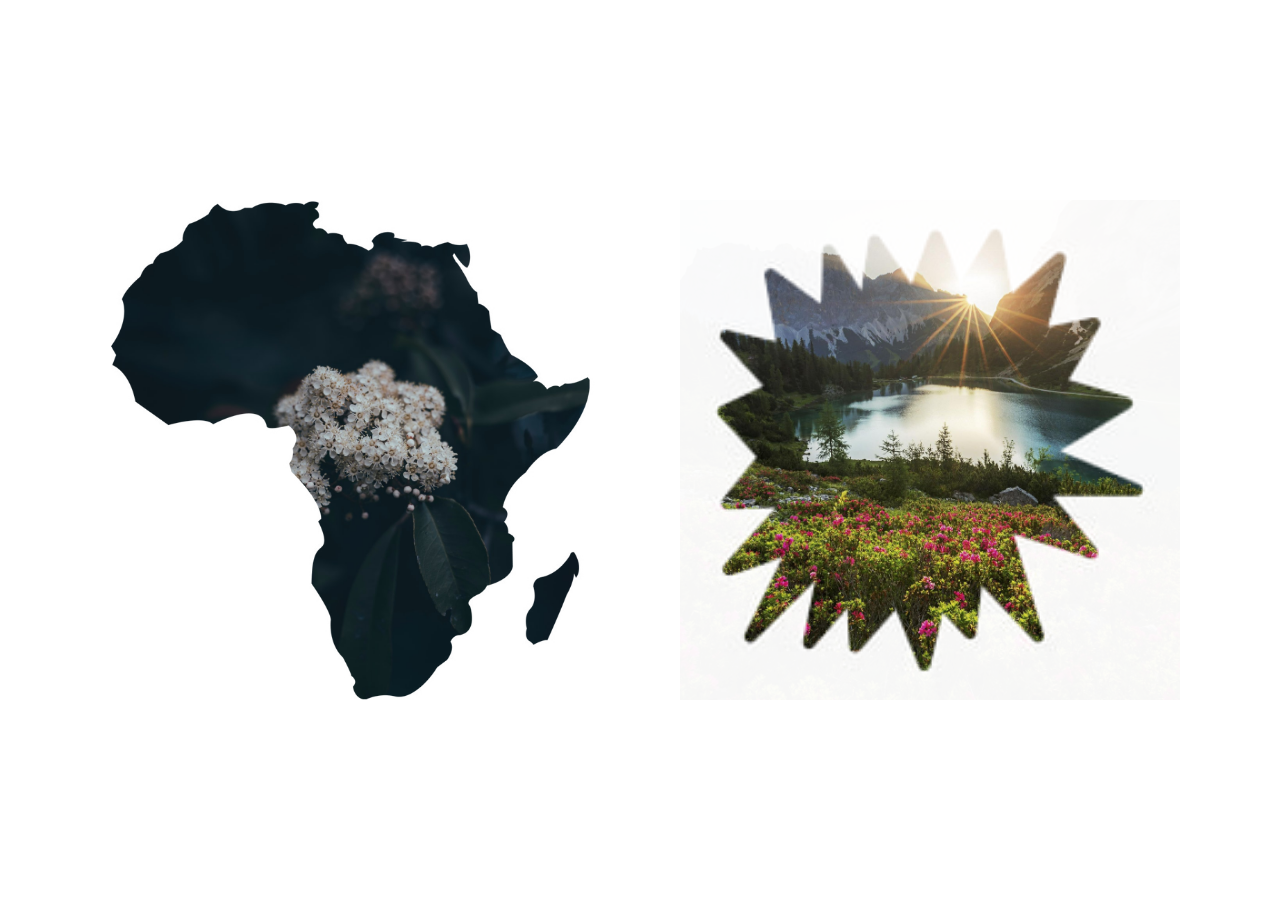
<file: 01. css challange image shape/index.html>
<!DOCTYPE html>
<html lang="en">
    <head>
        <meta charset="UTF-8" />
        <meta http-equiv="X-UA-Compatible" content="IE=edge" />
        <meta name="viewport" content="width=device-width, initial-scale=1.0" />
        <title>Css Image shape using blending mode</title>
        <link rel="stylesheet" href="style.css" />
    </head>
    <body>
        <div class="container">
            <div class="box">
                <img src="./main.jpg" alt="main image" />
                <img src="./africa.jpg" alt="blending image" />
            </div>
            <div class="box">
                <img src="./nature.jpg" alt="main image" />
                <img src="./images.jpg" alt="blending image" />
            </div>
        </div>
    </body>
</html>
</file>
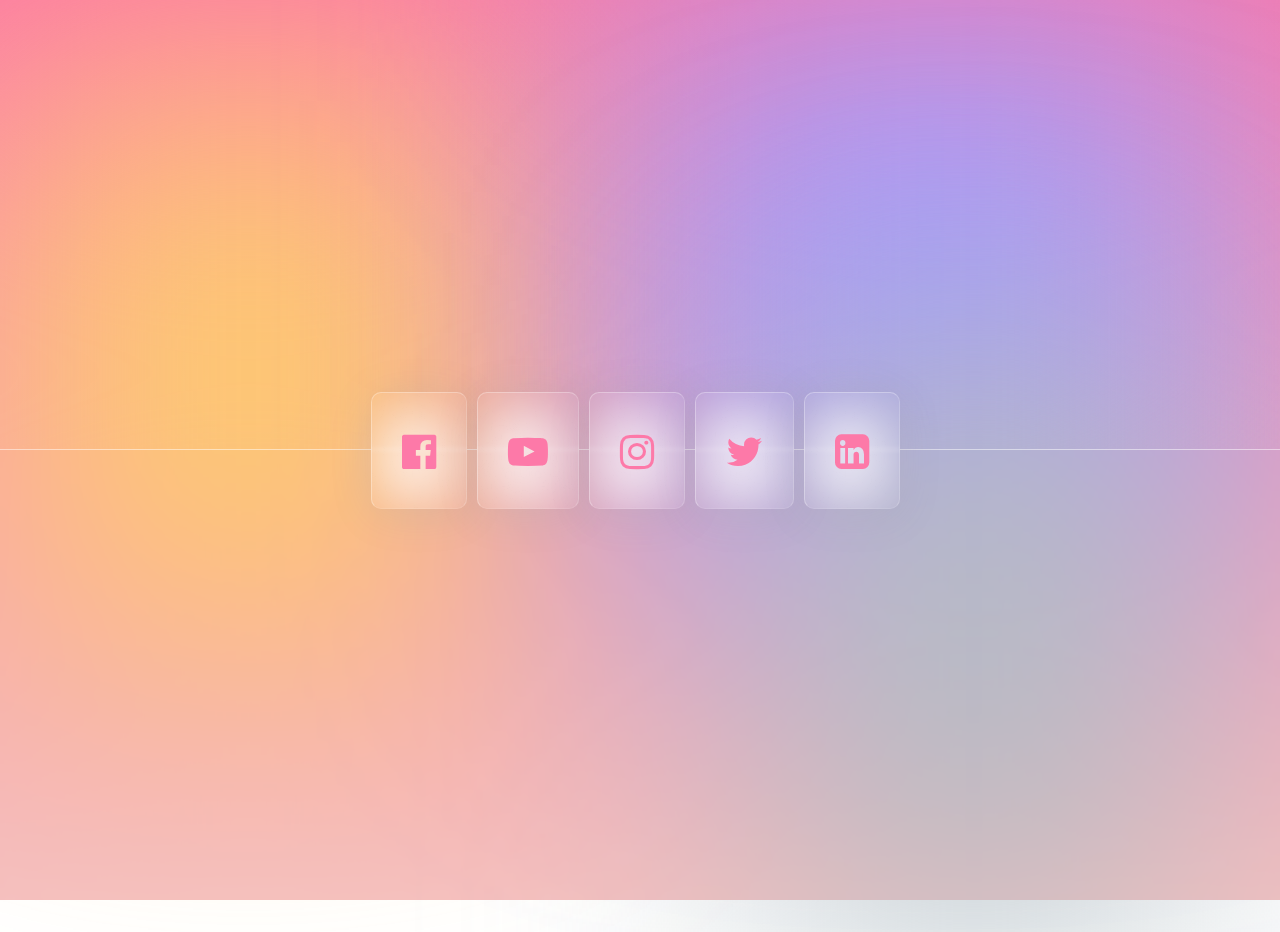
<file: glassmorphism social links/index.html>
<!DOCTYPE html>
<html lang="en">
    <head>
        <meta charset="UTF-8" />
        <meta name="viewport" content="width=device-width, initial-scale=1.0" />

        <!-- google fonts -->
        <link rel="preconnect" href="https://fonts.gstatic.com" />
        <link
            href="https://fonts.googleapis.com/css2?family=Open+Sans:wght@400;600;700&display=swap"
            rel="stylesheet"
        />

        <!-- font awesome -->
        <link
            rel="stylesheet"
            href="https://stackpath.bootstrapcdn.com/font-awesome/4.7.0/css/font-awesome.min.css"
        />

        <!-- custom css -->
        <link rel="stylesheet" href="style.css" />

        <title>Css Mini Project</title>
    </head>
    <body>
        <section>
            <div class="color"></div>
            <div class="color"></div>
            <div class="color"></div>

            <ul>
                <li>
                    <a href="#"
                        ><i
                            class="fa fa-facebook-official"
                            aria-hidden="true"
                        ></i
                    ></a>
                </li>
                <li>
                    <a href="#"
                        ><i class="fa fa-youtube-play" aria-hidden="true"></i>
                    </a>
                </li>
                <li>
                    <a href="#"
                        ><i class="fa fa-instagram" aria-hidden="true"></i>
                    </a>
                </li>
                <li>
                    <a href="#"
                        ><i class="fa fa-twitter" aria-hidden="true"></i>
                    </a>
                </li>
                <li>
                    <a href="#"
                        ><i
                            class="fa fa-linkedin-square"
                            aria-hidden="true"
                        ></i>
                    </a>
                </li>
            </ul>
        </section>
    </body>
</html>
</file>
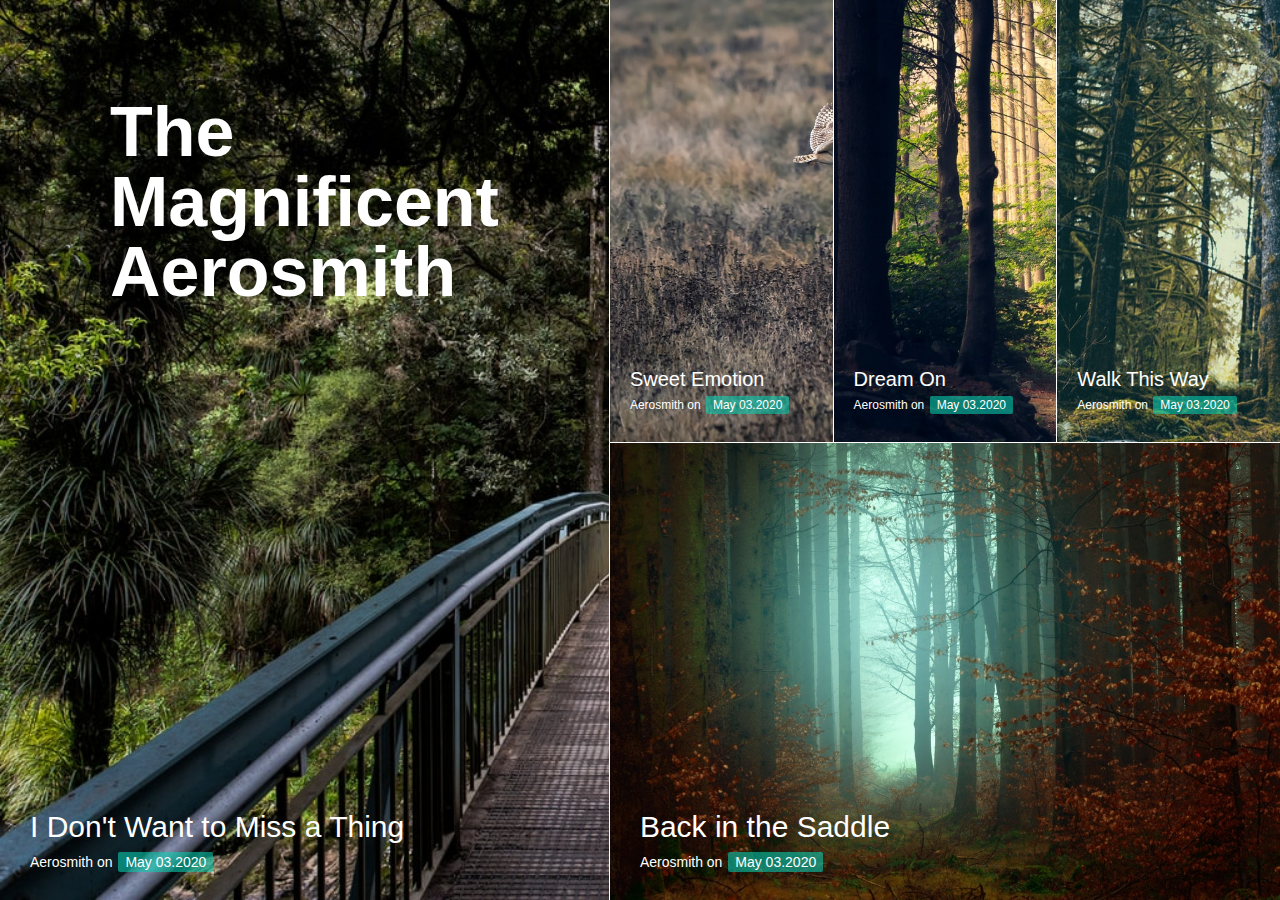
<file: Grid Based/index.html>
<!DOCTYPE html>
<html lang="en">
	<head>
		<meta charset="UTF-8" />
		<meta name="viewport" content="width=device-width, initial-scale=1.0" />
		<title>Grid Layout</title>
		<link rel="stylesheet" href="./css/style.css" />
	</head>
	<body>
		<main>
			<section class="s1 item">
				<header>
					<h1>The<br />Magnificent<br />Aerosmith</h1>
				</header>
				<article>
					<h1>I Don't Want to Miss a Thing</h1>
					<p>Aerosmith on <span class="date">May 03.2020</span></p>
				</article>
			</section>
			<section class="s2 item item-mini">
				<article>
					<h1>Sweet Emotion</h1>
					<p>Aerosmith on <span class="date">May 03.2020</span></p>
				</article>
			</section>
			<section class="s3 item item-mini">
				<article>
					<h1>Dream On</h1>
					<p>Aerosmith on <span class="date">May 03.2020</span></p>
				</article>
			</section>
			<section class="s4 item item-mini">
				<article>
					<h1>Walk This Way</h1>
					<p>Aerosmith on <span class="date">May 03.2020</span></p>
				</article>
			</section>
			<section class="s5 item">
				<article>
					<h1>Back in the Saddle</h1>
					<p>Aerosmith on <span class="date">May 03.2020</span></p>
				</article>
			</section>
		</main>
	</body>
</html>
</file>
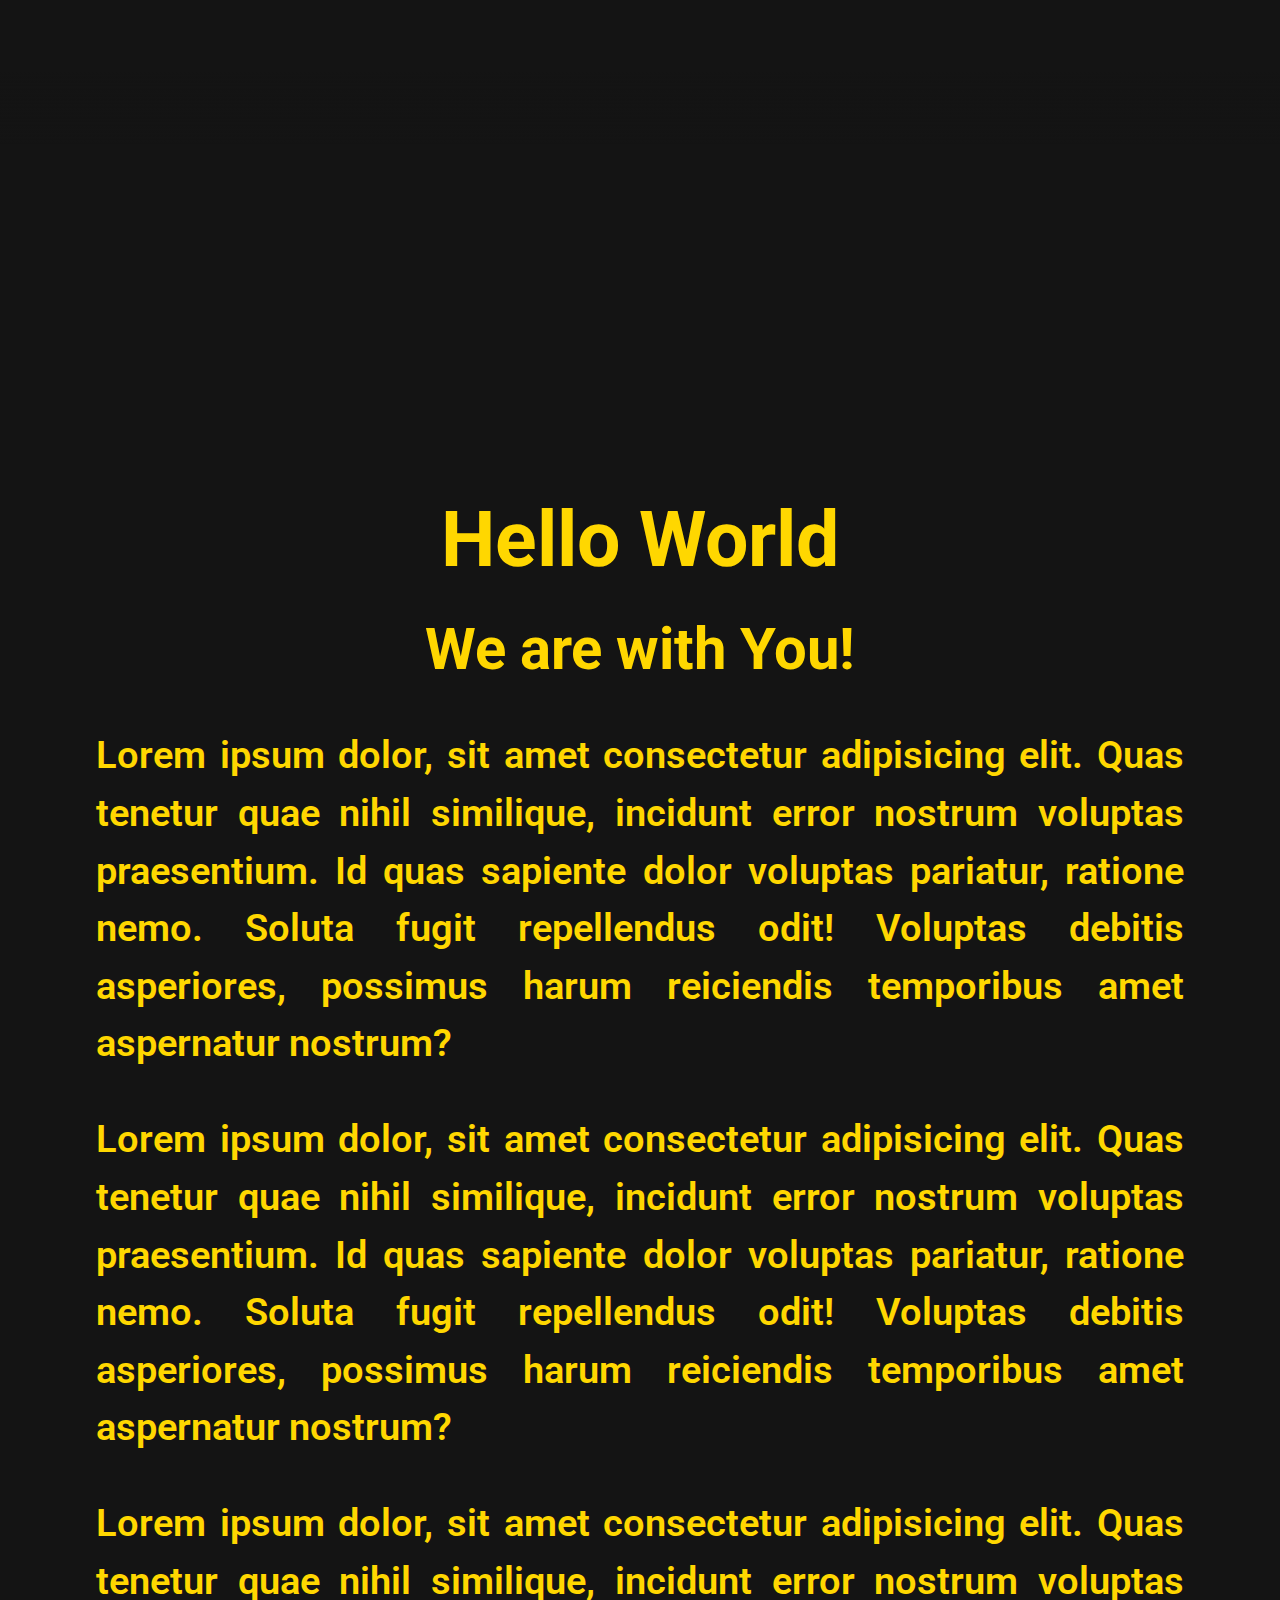
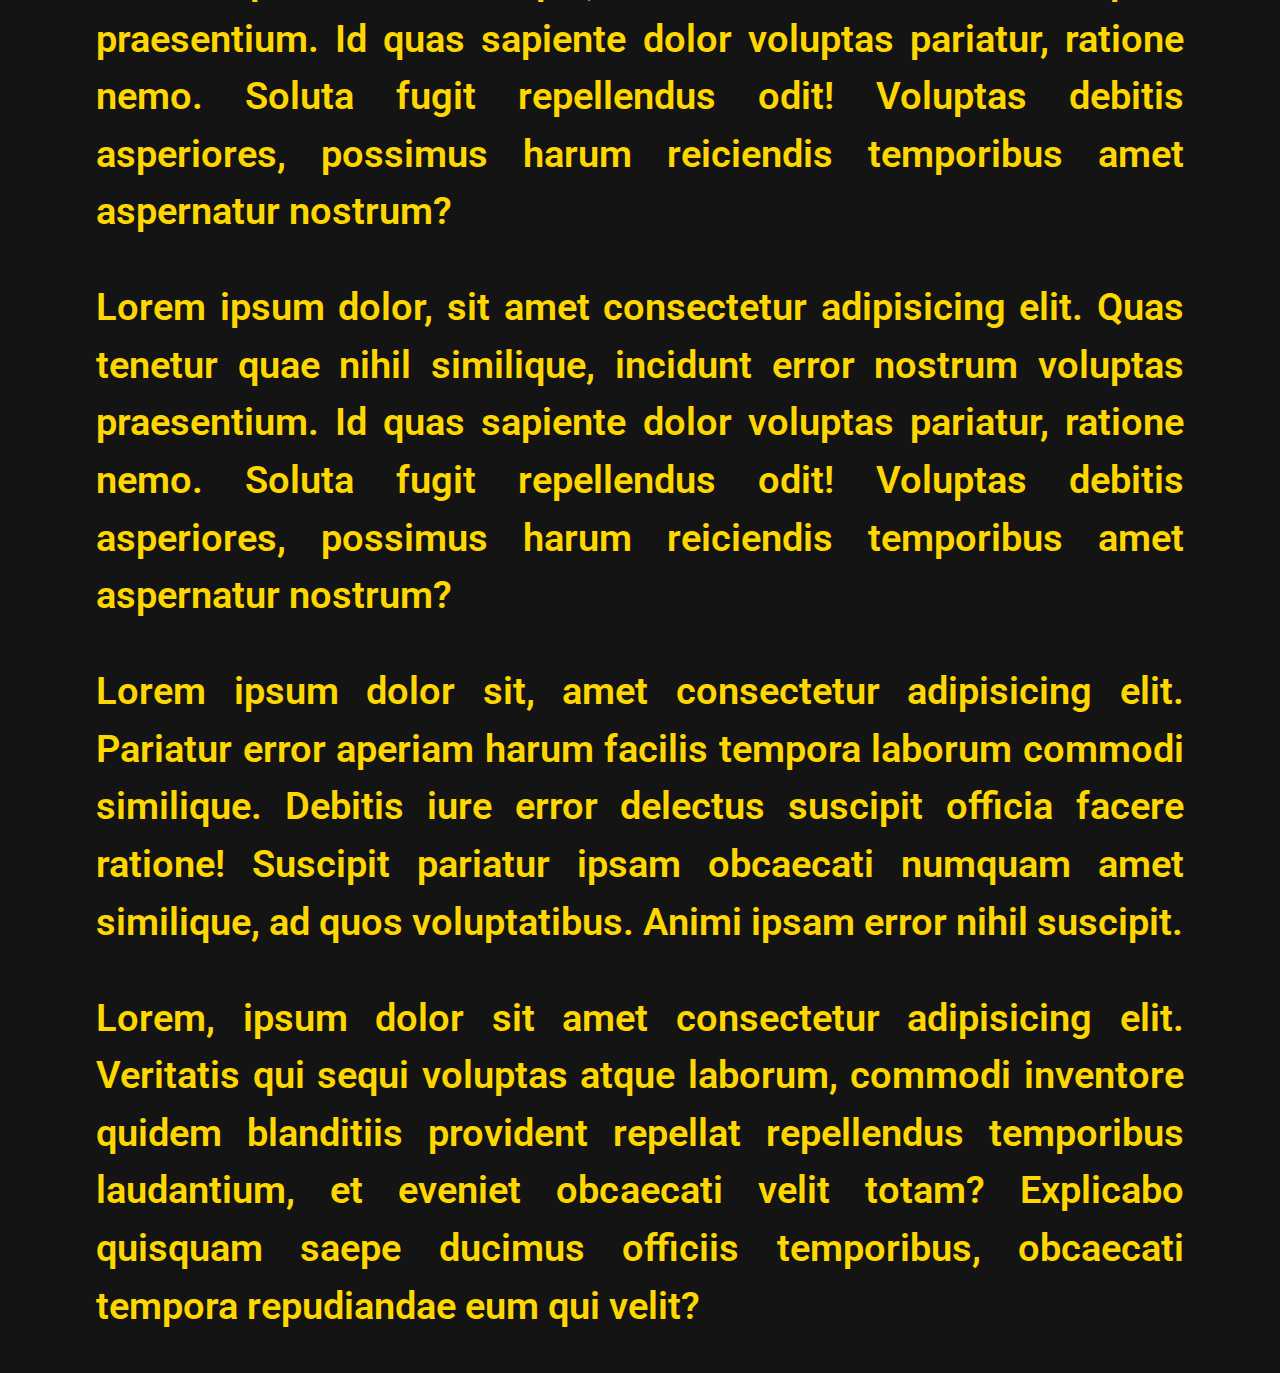
<file: star wars scrolling text_nnj/index.html>
<!DOCTYPE html>
<html lang="en">
    <head>
        <meta charset="UTF-8" />
        <meta name="viewport" content="width=device-width, initial-scale=1.0" />
        <title>Star Wars scrolling effects</title>
        <link rel="preconnect" href="https://fonts.gstatic.com" />
        <link
            href="https://fonts.googleapis.com/css2?family=Roboto:wght@400;500;700&display=swap"
            rel="stylesheet"
        />
        <link rel="stylesheet" href="style.css" />
    </head>

    <body>
        <div class="container">
            <div class="scr_area">
                <h1>Hello World</h1>
                <h2>We are with You!</h2>
                <p>
                    Lorem ipsum dolor, sit amet consectetur adipisicing elit.
                    Quas tenetur quae nihil similique, incidunt error nostrum
                    voluptas praesentium. Id quas sapiente dolor voluptas
                    pariatur, ratione nemo. Soluta fugit repellendus odit!
                    Voluptas debitis asperiores, possimus harum reiciendis
                    temporibus amet aspernatur nostrum?
                </p>
                <p>
                    Lorem ipsum dolor, sit amet consectetur adipisicing elit.
                    Quas tenetur quae nihil similique, incidunt error nostrum
                    voluptas praesentium. Id quas sapiente dolor voluptas
                    pariatur, ratione nemo. Soluta fugit repellendus odit!
                    Voluptas debitis asperiores, possimus harum reiciendis
                    temporibus amet aspernatur nostrum?
                </p>
                <p>
                    Lorem ipsum dolor, sit amet consectetur adipisicing elit.
                    Quas tenetur quae nihil similique, incidunt error nostrum
                    voluptas praesentium. Id quas sapiente dolor voluptas
                    pariatur, ratione nemo. Soluta fugit repellendus odit!
                    Voluptas debitis asperiores, possimus harum reiciendis
                    temporibus amet aspernatur nostrum?
                </p>
                <p>
                    Lorem ipsum dolor, sit amet consectetur adipisicing elit.
                    Quas tenetur quae nihil similique, incidunt error nostrum
                    voluptas praesentium. Id quas sapiente dolor voluptas
                    pariatur, ratione nemo. Soluta fugit repellendus odit!
                    Voluptas debitis asperiores, possimus harum reiciendis
                    temporibus amet aspernatur nostrum?
                </p>
                <p>
                    Lorem ipsum dolor sit, amet consectetur adipisicing elit.
                    Pariatur error aperiam harum facilis tempora laborum commodi
                    similique. Debitis iure error delectus suscipit officia
                    facere ratione! Suscipit pariatur ipsam obcaecati numquam
                    amet similique, ad quos voluptatibus. Animi ipsam error
                    nihil suscipit.
                </p>
                <p>
                    Lorem, ipsum dolor sit amet consectetur adipisicing elit.
                    Veritatis qui sequi voluptas atque laborum, commodi
                    inventore quidem blanditiis provident repellat repellendus
                    temporibus laudantium, et eveniet obcaecati velit totam?
                    Explicabo quisquam saepe ducimus officiis temporibus,
                    obcaecati tempora repudiandae eum qui velit?
                </p>
            </div>
        </div>
    </body>
</html>
</file>
<file: 01. css challange image shape/style.css>
* {
    margin: 0;
    padding: 0;
    box-sizing: border-box;
}
body {
    display: flex;
    align-items: center;
    justify-content: center;
    min-height: 100vh;
}
.container {
    display: flex;
    align-items: center;
    justify-content: center;
    flex-wrap: wrap;
}
.container .box {
    position: relative;
    width: 500px;
    height: 500px;
    margin: 40px;
}

.box img {
    position: absolute;
    top: 0;
    left: 0;
    width: 100%;
    height: 100%;
    object-fit: cover;
    mix-blend-mode: screen;
}
</file>
<file: glassmorphism social links/style.css>
* {
    margin: 0;
    padding: 0;
    box-sizing: border-box;
}
body {
    overflow: hidden;
    font-family: "Open Sans", sans-serif;
}
section {
    position: absolute;
    background: linear-gradient(to bottom, #fd79a8, #f5c0c0);
    height: 100vh;
    width: 100vw;
    display: flex;
    justify-content: space-between;
}
section::before {
    content: "";
    width: 100%;
    height: 50%;
    z-index: 1;
    position: absolute;
    bottom: 0;
    border-top: 1px solid rgba(255, 255, 255, 0.5);
    backdrop-filter: blur(5px);
}
section .color {
    position: absolute;
    filter: blur(150px);
}

section .color:nth-child(1) {
    background: #fdcb6e;
    width: 497px;
    height: 571px;
    top: 86px;
}
section .color:nth-child(2) {
    background: #a29bfe;
    width: 600px;
    height: 600px;
    right: 50px;
}
section .color:nth-child(3) {
    background: #b2bec3;
    width: 400px;
    height: 600px;
    bottom: -32px;
    right: 106px;
}
section ul {
    position: relative;
    width: 100%;
    display: flex;
    z-index: 2;
    list-style: none;
    align-items: center;
    justify-content: center;
}
section ul li {
    position: relative;
    margin-right: 10px;
    backdrop-filter: blur(2px);
}
section ul li a {
    position: relative;
    color: #fd79a8;
    border: 1px solid rgba(255, 255, 255, 0.3);
    border-right: 1px solid rgba(255, 255, 255, 0.2);
    border-bottom: 1px solid rgba(255, 255, 255, 0.1);
    padding: 30px;
    font-size: 40px;
    border-radius: 10px;
    display: inline-block;
    box-shadow: 0px 5px 45px rgba(0, 0, 0, 0.1);
    backdrop-filter: blur(2px);
    transition: 0.3s;
}
section ul li a:hover {
    transform: translateY(-20px);
}
section ul li::before {
    content: "";
    position: absolute;
    width: 55%;
    height: 60%;
    background: linear-gradient(45deg, #fff, rgba(255, 255, 255, 0.5));
    filter: blur(30px);
    z-index: -1;
    top: 28px;
    left: 20px;
}
</file>
<file: Grid Based/css/style.css>
body {
	margin: 0;
	padding: 0;
	font-family: Arial, Helvetica, sans-serif;
}
.item {
	background-color: #ccc;
	background-size: cover;
	color: #fff;
}

.item article,
.item header {
	padding: 30px;
}

.item-mini article {
	padding: 30px 20px;
}

.item article h1,
.item article p {
	padding: 0px;
	margin: 0px;
	font-weight: 300;
}

.item article h1 {
	font-size: 30px;
	margin-bottom: 10px;
}
.item article p {
	font-size: 14px;
}

.item-mini article h1 {
	font-size: 20px;
	margin-bottom: 7px;
}
.item-mini article p {
	font-size: 12px;
}
main {
	height: 100vh;
}
span.date {
	background-color: rgba(9, 206, 178, 0.58);
	padding: 2px 7px;
	margin-left: 2px;
	border-radius: 2px;
}

.s1 header h1 {
	font-size: 70px;
	line-height: 1em;
	font-weight: 900;
}

main {
	display: grid;
	height: 100vh;
	row-gap: 1px;
	column-gap: 1px;
	grid-template-columns: 2fr 1fr 1fr 1fr;
}
.item {
	display: grid;
	align-items: end;
}
.s1 {
	grid-row: 1/3;
	background-image: url("../imgs/bg-1.jpg");
	background-size: cover;
}
.s1 header {
	align-self: start;
}
.s1 h1 {
	color: #fff;
	font-size: 72px;
	padding: 20px 80px;
}
.s2 {
	background-image: url("../imgs/bg-2.jpg");
	background-size: cover;
}
.s3 {
	background-image: url("../imgs/bg-3.jpg");
	background-size: cover;
}
.s4 {
	background-image: url("../imgs/bg-4.jpg");
	background-size: cover;
}
.s5 {
	grid-column: 2/-1;
	background-image: url("../imgs/bg-5.jpg");
	background-size: cover;
}
</file>
<file: star wars scrolling text_nnj/style.css>
body {
    background: rgb(20, 20, 20);
    font-family: "Roboto", sans-serif;
    overflow: hidden;
    position: relative;
    margin: 40% 0 0 0;
}
body::after {
    content: "";
    width: 100%;
    height: 20%;
    position: fixed;
    top: 0;
    background: linear-gradient(
        180deg,
        rgba(20, 20, 20, 1) 40%,
        rgba(20, 20, 20, 0) 80%
    );
}
.container {
    width: 85%;
    margin: 0 auto;
    perspective: 650px;
}
.container .scr_area {
    height: 100%;
    color: gold;
    font-size: 3vw;
    text-align: justify;
    line-height: 1.5em;
    font-weight: 600;
    position: relative;
    animation: txtScrl 50s linear forwards;
}
.container h1,
h2 {
    text-align: center;
}

@keyframes txtScrl {
    from {
        top: 0;
        transform: translateZ(-20px) rotateX(7deg);
    }
    to {
        top: -7500px;
        transform: translateZ(-1125px) rotateX(11deg);
    }
}
</file>
